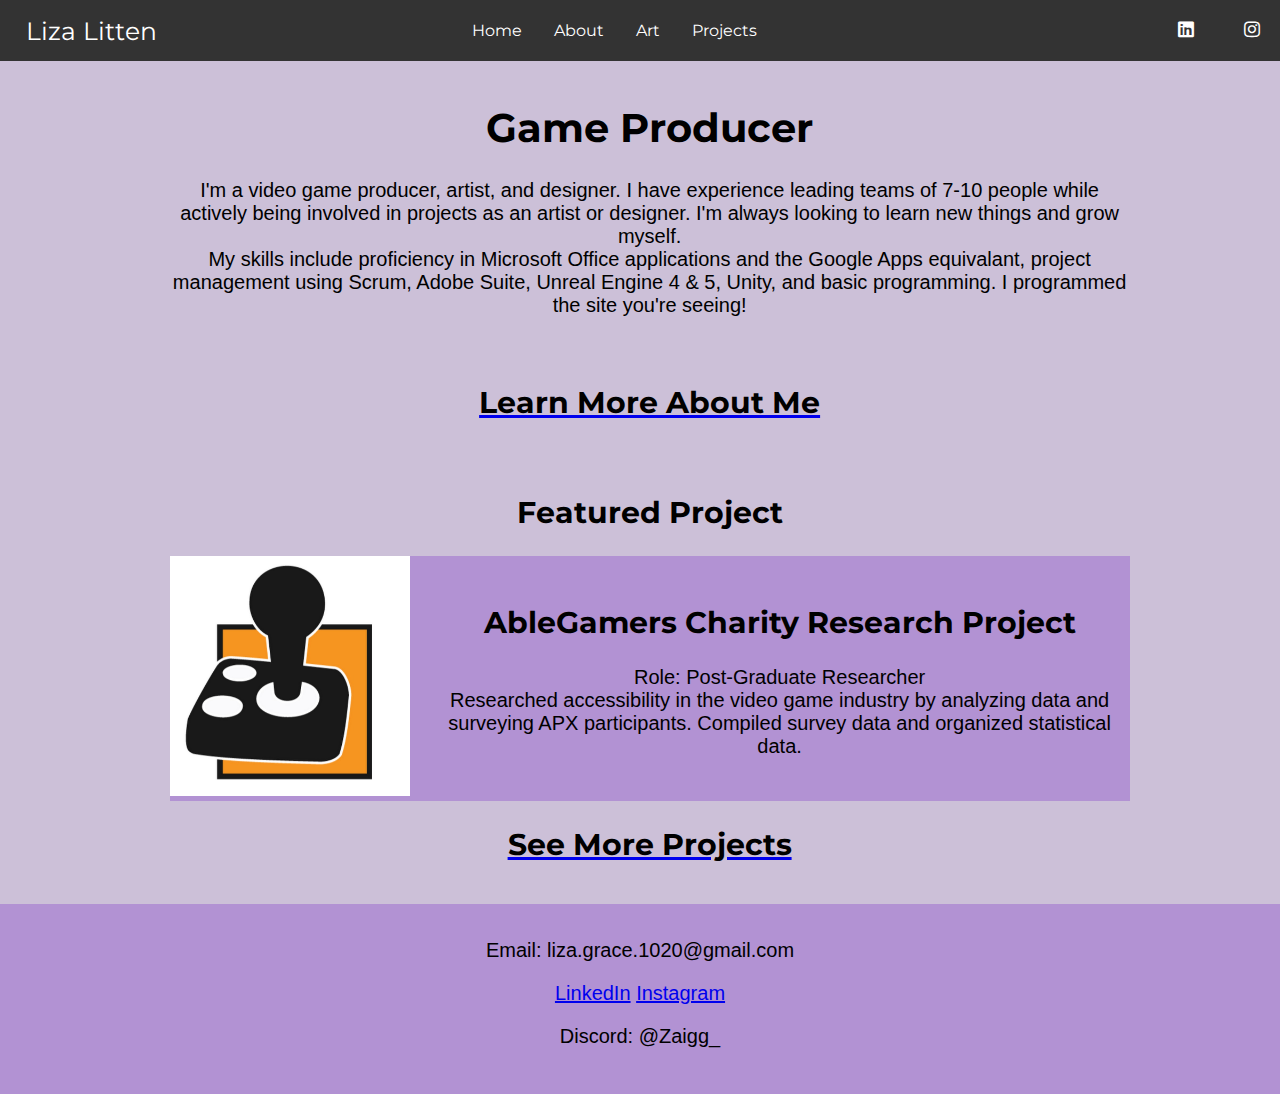
<file: index.html>
<!DOCTYPE html>
<html lang="en">
<head>
    <meta charset="UTF-8">
    <meta name="viewport" content="width=device-width, initial-scale=1.0">
    <title>Liza Litten</title>
    <link rel="stylesheet" href="style.css"> <!-- Link to your CSS file -->
    <link rel="stylesheet" href="https://cdnjs.cloudflare.com/ajax/libs/font-awesome/5.15.4/css/all.min.css"> <!-- Font Awesome for icons -->
</head>
<body>

    <div class="navbar">
        <!-- Name top left -->
        <div class="navbar-left">
            <a href="index.html" class="navbar-name">Liza Litten</a> 
        </div>
        <div class="navbar-center">
            <a href="index.html">Home</a>
            <a href="About.html">About</a>
            <div class="dropdown">
                <a href="Art2D.html" class="dropbtn">Art</a>
                <div class="dropdown-content">
                    <a href="Art2D.html">2D Illustrations</a>
                    <a href="Art3D.html">3D Modelling</a>
                    <a href="ArtOther.html">Other</a>
                </div>
            </div>
            <a href="Projects.html">Projects</a>
        </div><!-- clsoe navbar center -->

        <!-- social media links -->
        <div class="navbar-right">
            <a href="https://www.linkedin.com/in/liza-litten-56738219b/" target="_blank"><i class="fab fa-linkedin"></i></a>
            <a href="https://www.instagram.com/lzlart/" target="_blank"><i class="fab fa-instagram"></i></a>

        </div>
    </div><!-- close navbar -->

    <div class="content">
        <h1>Game Producer</h1>
        <p>I'm a video game producer, artist, and designer. I have experience leading teams of 7-10 people while actively being involved in projects as an artist or designer. I'm always looking to learn new things and grow myself. <br>My skills include proficiency in Microsoft Office applications and the Google Apps equivalant, project management using Scrum, Adobe Suite, Unreal Engine 4 & 5, Unity, and basic programming. I programmed the site you're seeing! </p>
        <br>
        <a href="About.html"> <h2>Learn More About Me</h2></a>
        <br>
        <h2>Featured Project</h2>
        <div class="feature">
            <div class="featureimg">
                <img src="img\AbleGamersLogo.jpg" alt="AbleGamers Charity Logo" width="100%" >    
            </div><!-- close featureimg -->
            <div class="featuretext">
                <h2>AbleGamers Charity Research Project</h2>

                <p>Role: Post-Graduate Researcher <br>Researched accessibility in the video game industry by analyzing data and surveying APX participants. Compiled survey data and organized statistical data.</p>
            </div><!-- close featuretext -->
        </div><!-- close feature -->
      <a href="Projects.html"> <h2>See More Projects</h2></a>
      <!-- <br>
      <h2>Game Design Document Sample</h2>
      <object
        type="application/pdf"
        data="img\LightKeeper_GDD.pdf"
        height="700px"
        width="40%"
        > -->
    </object>



    </div><!-- close content -->

    <div class="footer">
        <p>Email: liza.grace.1020@gmail.com</p>
        <a href="https://www.linkedin.com/feed/">LinkedIn</a>
        <a href="https://www.instagram.com/lzlart/">Instagram</a>
        <p>Discord: @Zaigg_</p>

    </div><!-- close footer -->
</body>
</html>
</file>
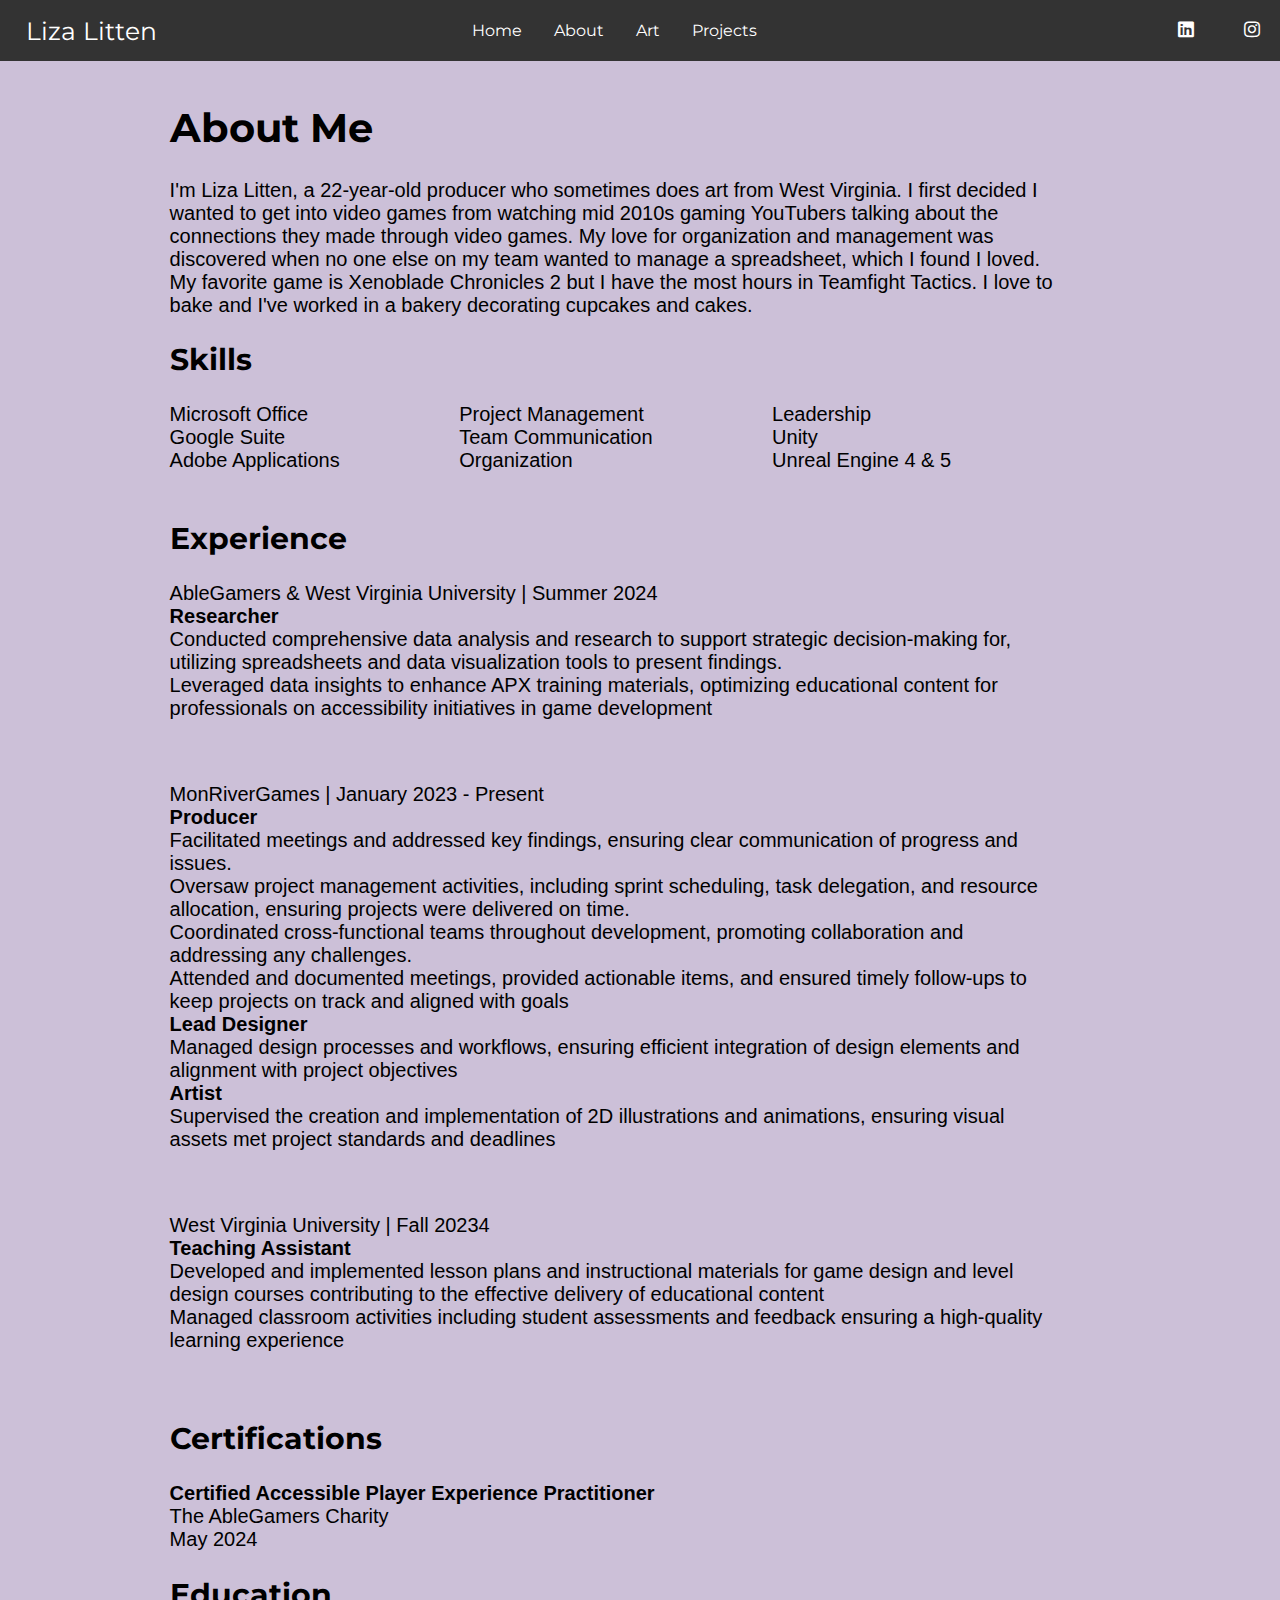
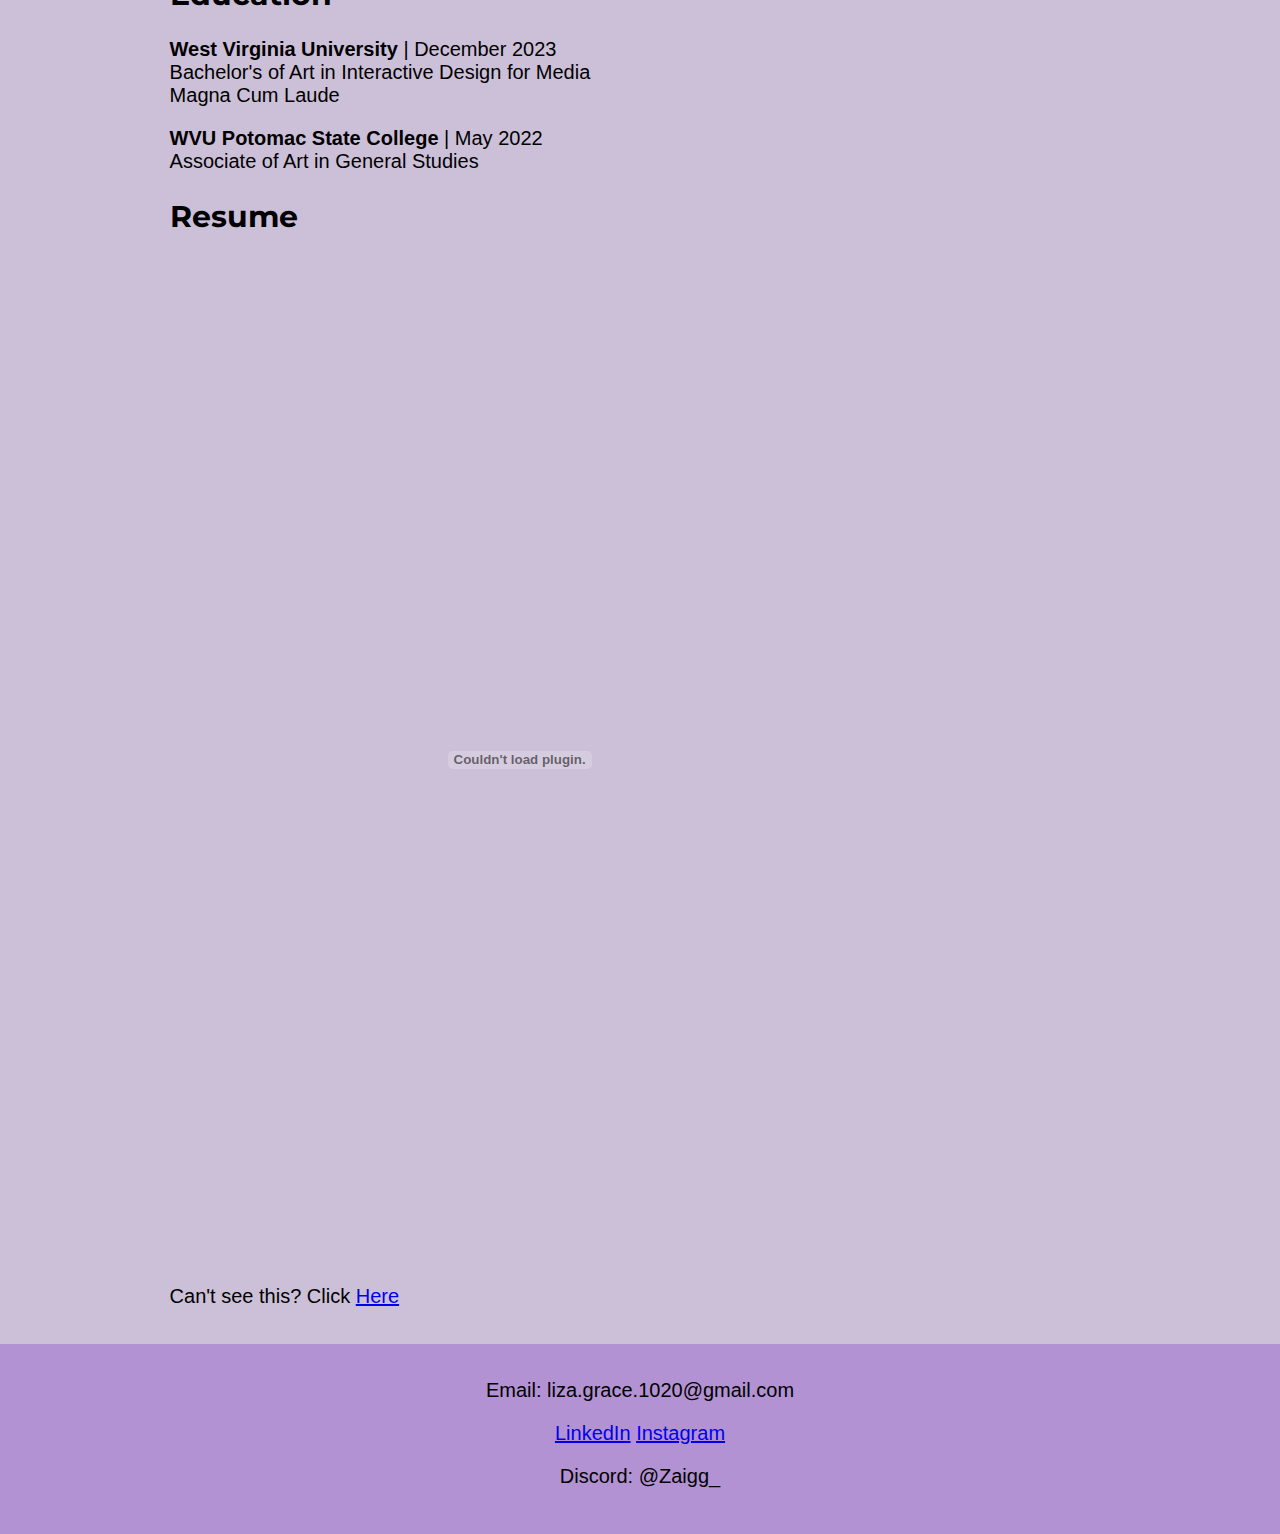
<file: About.html>
<!DOCTYPE html>
<html lang="en">
<head>
    <meta charset="UTF-8">
    <meta name="viewport" content="width=device-width, initial-scale=1.0">
    <title>Liza Litten</title>
    <link rel="stylesheet" href="About.css"> <!-- Link to your CSS file -->
    <link rel="stylesheet" href="https://cdnjs.cloudflare.com/ajax/libs/font-awesome/5.15.4/css/all.min.css"> <!-- Font Awesome for icons -->
</head>
<body>

    <div class="navbar">
        <!-- Name top left -->
        <div class="navbar-left">
            <a href="index.html" class="navbar-name">Liza Litten</a> 
        </div>
        <div class="navbar-center">
            <a href="index.html">Home</a>
            <a href="About.html">About</a>
            <div class="dropdown">
                <a href="Art2D.html" class="dropbtn">Art</a>
                <div class="dropdown-content">
                    <a href="Art2D.html">2D Illustrations</a>
                    <a href="Art3D.html">3D Modelling</a>
                    <a href="ArtOther.html">Other</a>
                </div>
            </div>
            <a href="Projects.html">Projects</a>
        </div><!-- close navbar center -->

        <!-- social media links -->
        <div class="navbar-right">
            <a href="https://www.linkedin.com/in/liza-litten-56738219b/" target="_blank"><i class="fab fa-linkedin"></i></a>
            <a href="https://www.instagram.com/lzlart/" target="_blank"><i class="fab fa-instagram"></i></a>

        </div>
    </div><!-- close navbar -->

    <div class="content">
        <h1>About Me</h1>
        <p>I'm Liza Litten, a 22-year-old producer who sometimes does art from West Virginia. I first decided I wanted to get into video games from watching mid 2010s gaming YouTubers talking about the connections they made through video games. My love for organization and management was discovered when no one else on my team wanted to manage a spreadsheet, which I found I loved.<br>My favorite game is Xenoblade Chronicles 2 but I have the most hours in Teamfight Tactics. I love to bake and I've worked in a bakery decorating cupcakes and cakes.</p>

        <h2>Skills</h2>
        <div class="grid-container">
            <div class="grid-item">
                Microsoft Office<br>Google Suite<br>Adobe Applications
            </div>
            <div class="grid-item">
                Project Management<br>Team Communication<br>Organization
            </div>
            <div class="grid-item">
                Leadership<br>Unity<br>Unreal Engine 4 & 5
            </div>






            <!-- <div class="grid-item"><b><u>Adobe Suite</u></b><br>Photoshop<br>Premiere<br>Audition<br>After Effects</div>
            
            <div class="grid-item"><b><u>Microsoft Office</u></b><br>Word<br>Powerpoint<br>Excel</div>
            
            <div class="grid-item"><b><u>Google Workspace</u></b><br>Docs<br>Slides<br>Sheets</div>
            
            <div class="grid-item"><b><u>Game Development</b></u><br>Unity<br>Unreal Engine 4 & 5<br>Godot</div>
            
            <div class="grid-item"><b><u>Art Software</u></b><br>Maya<br>Clip Studio Paint<br>Procreate for iPad<br>Krita</div>
            
            <div class="grid-item"><b><u>Visual Art</u></b><br>2D Illustration<br>2D Animation<br>3D Modeling<br> 3D Animation<br>UV Wrapping/Texturing</div>
            
            <div class="grid-item"><b><u>Programming</u></b><br>HTML Front-End<br>CSS<br>Javascript & JQuery<br>Python</div>
            
            <div class="grid-item"><b><u>Game Design</u></b><br>Level Design<br>Story Writing<br>Project Management<br>Production</div>
            
            <div class="grid-item"><b><u>Other</u></b><br>Social Media<br>Team Communication<br>Data Analysis<br>SCRUM</div> -->
          </div> 
        <br>
        <h2>Experience</h2>
        <p>AbleGamers & West Virginia University | Summer 2024<br><b>Researcher</b>  <br>Conducted comprehensive data analysis and research to support strategic decision-making for, utilizing spreadsheets and data visualization tools to present findings.<br>Leveraged data insights to enhance APX training materials, optimizing educational content for professionals on accessibility initiatives in game development
            </p>
        <br>
        <p>MonRiverGames | January 2023 - Present<br>
            <b>Producer</b><br> Facilitated meetings and addressed key findings, ensuring clear communication of progress and issues.<br>Oversaw project management activities, including sprint scheduling, task delegation, and resource allocation, ensuring projects were delivered on time.<br>Coordinated cross-functional teams throughout development, promoting collaboration and addressing any challenges.<br>Attended and documented meetings, provided actionable items, and ensured timely follow-ups to keep projects on track and aligned with goals
            <br><b>Lead Designer</b><br>
            Managed design processes and workflows, ensuring efficient integration of design elements and alignment with project objectives
            <br><b>Artist</b>
            <br>Supervised the creation and implementation of 2D illustrations and animations, ensuring visual assets met project standards and deadlines
            </p>
            <br>
            <p>West Virginia University | Fall 20234<br><b>Teaching Assistant</b>  <br>Developed and implemented lesson plans and instructional materials for game design and level design courses contributing to the effective delivery of educational content
            <br>Managed classroom activities including student assessments and feedback ensuring a high-quality learning experience
                
            </p>
        <br>
        <h2>Certifications</h2>
        <p><b>Certified Accessible Player Experience Practitioner</b><br>The AbleGamers Charity<br>May 2024</p>

        <h2>Education</h2>
        <p><b>West Virginia University</b> | December 2023<br>Bachelor's of Art in Interactive Design for Media<br>Magna Cum Laude</p>
        <p><b>WVU Potomac State College</b> | May 2022<br>Associate of Art in General Studies</p>

        <h2>Resume</h2>
        <object
        type="application/pdf"
        data="img/LizaLitten_Producer2024.pdf"
        width="700px"
        height="1000px"
        >  </object>
        <!-- <embed src="https://drive.google.com/file/d/1z1jmIfDCbJ1os5wEibjhMxYQ9ULP36GM/view?usp=sharing" width="500" height="375">         -->
        <p>Can't see this? Click <a href="https://docs.google.com/document/d/1SSzaPamjPRB6CAoUcXEbvfk75LOsNMyEInbHyud-SOA/edit?usp=sharing">Here</a></p>



    </div><!-- close content -->

    <div class="footer">
        <p>Email: liza.grace.1020@gmail.com</p>
        <a href="https://www.linkedin.com/feed/">LinkedIn</a>
        <a href="https://www.instagram.com/lzlart/">Instagram</a>
        <p>Discord: @Zaigg_</p>

    </div><!-- close footer -->
</body>
</html>
</file>
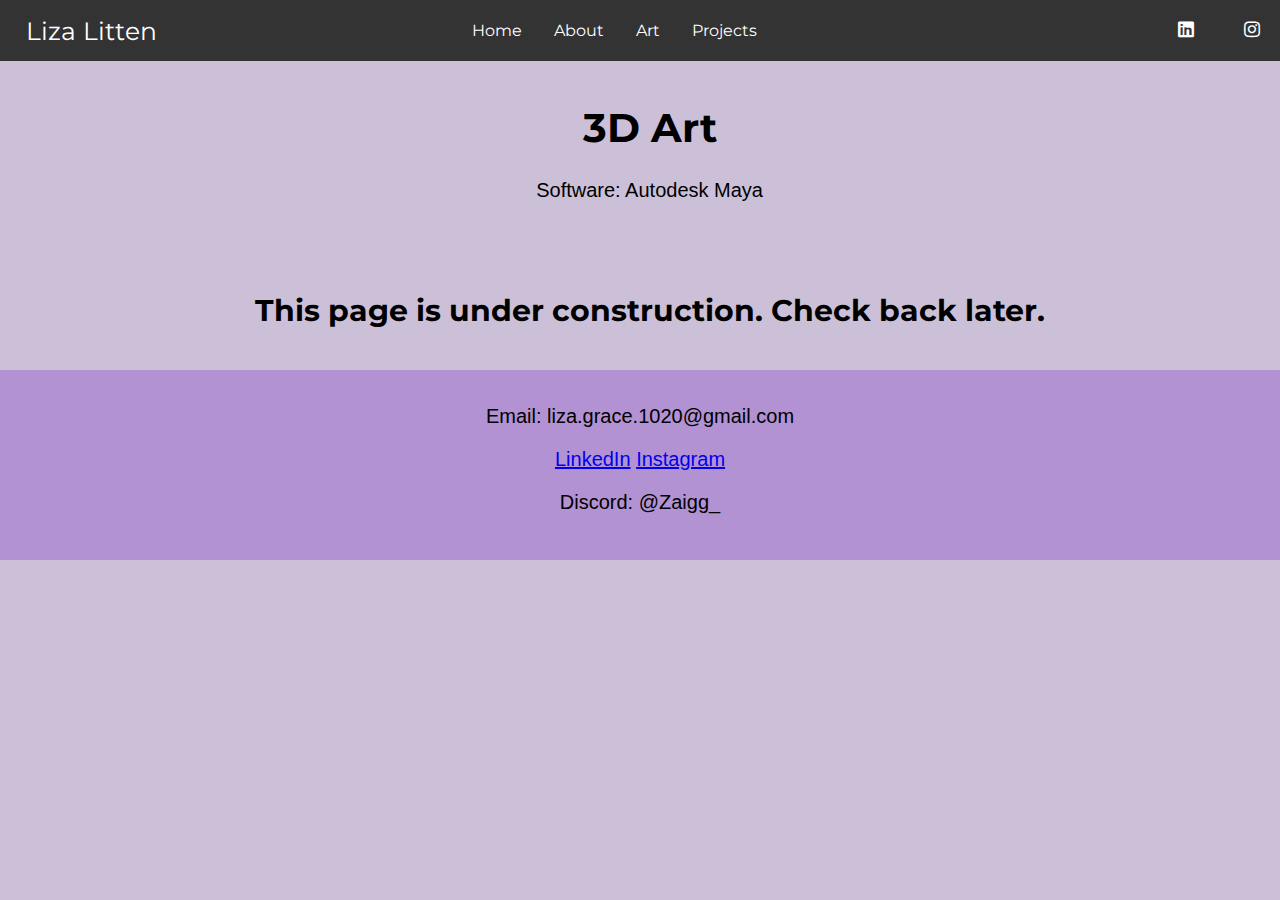
<file: Art3D.html>
<!DOCTYPE html>
<html lang="en">
<head>
    <meta charset="UTF-8">
    <meta name="viewport" content="width=device-width, initial-scale=1.0">
    <title>Liza Litten</title>
    <link rel="stylesheet" href="Art3D.css"> <!-- Link to your CSS file -->
    <link rel="stylesheet" href="https://cdnjs.cloudflare.com/ajax/libs/font-awesome/5.15.4/css/all.min.css"> <!-- Font Awesome for icons -->
</head>
<body>

    <div class="navbar">
        <!-- Name top left -->
        <div class="navbar-left">
            <a href="index.html" class="navbar-name">Liza Litten</a> 
        </div>
        <div class="navbar-center">
            <a href="index.html">Home</a>
            <a href="About.html">About</a>
            <div class="dropdown">
                <a href="Art2D.html" class="dropbtn">Art</a>
                <div class="dropdown-content">
                    <a href="Art2D.html">2D Illustrations</a>
                    <a href="Art3D.html">3D Modelling</a>
                    <a href="ArtOther.html">Other</a>
                </div>
            </div>
            <a href="Projects.html">Projects</a>
        </div><!-- clsoe navbar center -->

        <!-- social media links -->
        <div class="navbar-right">
            <a href="https://www.linkedin.com/in/liza-litten-56738219b/" target="_blank"><i class="fab fa-linkedin"></i></a>
            <a href="https://www.instagram.com/lzlart/" target="_blank"><i class="fab fa-instagram"></i></a>

        </div>
    </div><!-- close navbar -->

    <div class="content">
        <h1>3D Art</h1>
        <p>Software: Autodesk Maya</p>
        <br>
        <br>
        <h2>This page is under construction. Check back later.</h2>


    </div><!-- close content -->

    <div class="footer">
        <p>Email: liza.grace.1020@gmail.com</p>
        <a href="https://www.linkedin.com/feed/">LinkedIn</a>
        <a href="https://www.instagram.com/lzlart/">Instagram</a>
        <p>Discord: @Zaigg_</p>

    </div><!-- close footer -->
</body>
</html>
</file>
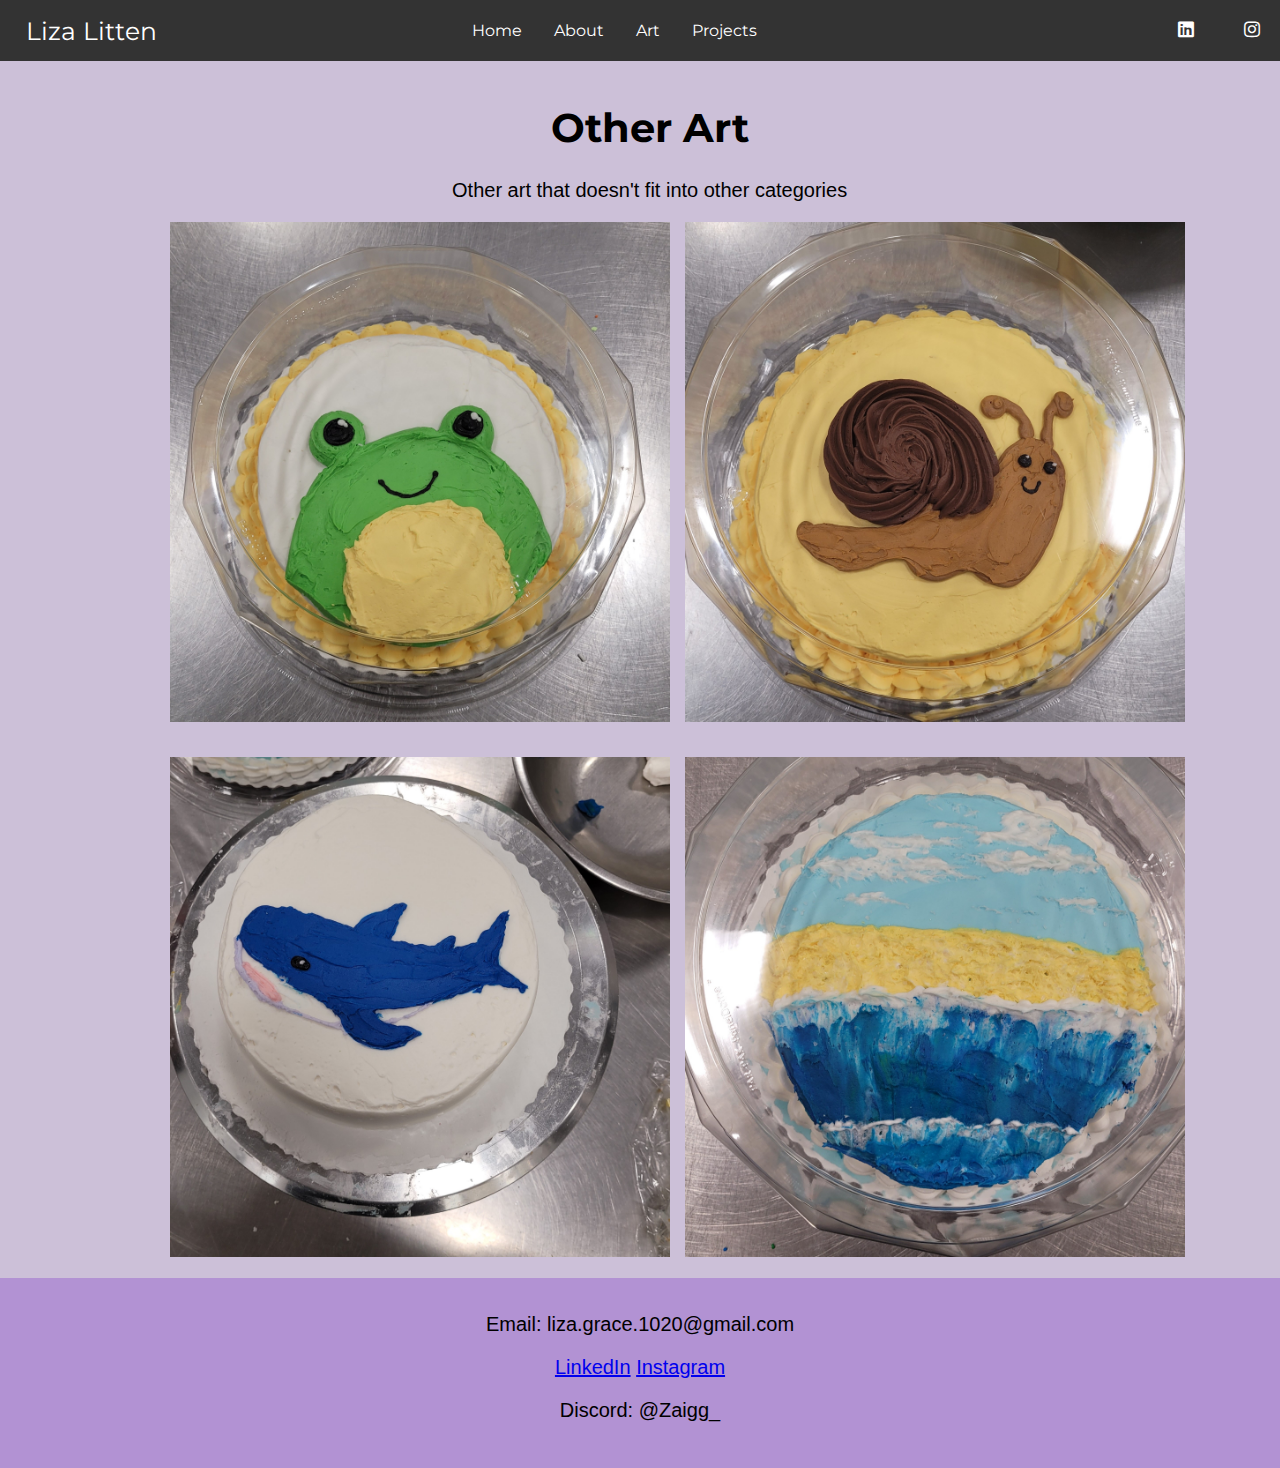
<file: ArtOther.html>
<!DOCTYPE html>
<html lang="en">
<head>
    <meta charset="UTF-8">
    <meta name="viewport" content="width=device-width, initial-scale=1.0">
    <title>Liza Litten</title>
    <link rel="stylesheet" href="ArtOther.css"> <!-- Link to your CSS file -->
    <link rel="stylesheet" href="https://cdnjs.cloudflare.com/ajax/libs/font-awesome/5.15.4/css/all.min.css"> <!-- Font Awesome for icons -->
</head>
<body>

    <div class="navbar">
        <!-- Name top left -->
        <div class="navbar-left">
            <a href="index.html" class="navbar-name">Liza Litten</a> 
        </div>
        <div class="navbar-center">
            <a href="index.html">Home</a>
            <a href="About.html">About</a>
            <div class="dropdown">
                <a href="Art2D.html" class="dropbtn">Art</a>
                <div class="dropdown-content">
                    <a href="Art2D.html">2D Illustrations</a>
                    <a href="Art3D.html">3D Modelling</a>
                    <a href="ArtOther.html">Other</a>
                </div>
            </div>
            <a href="Projects.html">Projects</a>
        </div><!-- clsoe navbar center -->

        <!-- social media links -->
        <div class="navbar-right">
            <a href="https://www.linkedin.com/in/liza-litten-56738219b/" target="_blank"><i class="fab fa-linkedin"></i></a>
            <a href="https://www.instagram.com/lzlart/" target="_blank"><i class="fab fa-instagram"></i></a>

        </div>
    </div><!-- close navbar -->

    <div class="content">
        <h1>Other Art</h1>
        <p>Other art that doesn't fit into other categories</p>
        <!-- <h2>This page is under construction. Check back later.</h2> -->


        <div class="grid-container">
            <div class="grid-item">
                <img src="img\CakeFrog.jpg" alt="Frog Cake" width="auto" height="500px"> 
            </div>
            <div class="grid-item">
                <img src="img\CakeSnail.jpg" alt="Frog Cake" width="auto" height="500px"> 
            </div>
            <div class="grid-item">
                <img src="img\CakeShark.jpg" alt="Frog Cake" width="auto" height="500px"> 
            </div>
            <div class="grid-item">
                <img src="img\CakeBeach.jpg" alt="Frog Cake" width="auto" height="500px"> 
            </div>
        </div>
        <!-- close grid container -->

    </div><!-- close content -->

    <div class="footer">
        <p>Email: liza.grace.1020@gmail.com</p>
        <a href="https://www.linkedin.com/feed/">LinkedIn</a>
        <a href="https://www.instagram.com/lzlart/">Instagram</a>
        <p>Discord: @Zaigg_</p>

    </div><!-- close footer -->
</body>
</html>
</file>
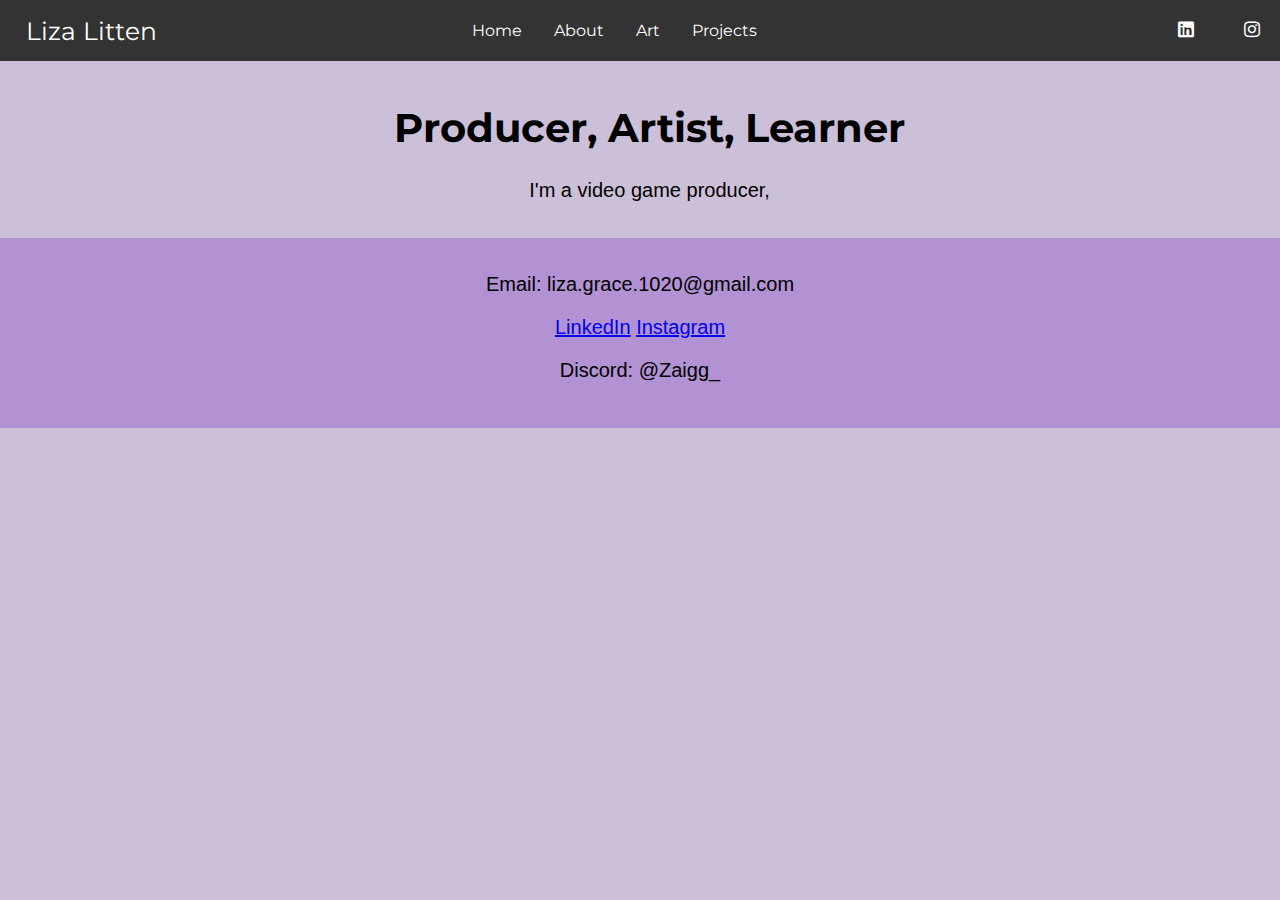
<file: PageTemplate.html>
<!DOCTYPE html>
<html lang="en">
<head>
    <meta charset="UTF-8">
    <meta name="viewport" content="width=device-width, initial-scale=1.0">
    <title>Liza Litten</title>
    <link rel="stylesheet" href="styletemplate.css"> <!-- Link to your CSS file -->
    <link rel="stylesheet" href="https://cdnjs.cloudflare.com/ajax/libs/font-awesome/5.15.4/css/all.min.css"> <!-- Font Awesome for icons -->
</head>
<body>

    <div class="navbar">
        <!-- Name top left -->
        <div class="navbar-left">
            <a href="index.html" class="navbar-name">Liza Litten</a> 
        </div>
        <div class="navbar-center">
            <a href="index.html">Home</a>
            <a href="About.html">About</a>
            <div class="dropdown">
                <a href="Art2D.html" class="dropbtn">Art</a>
                <div class="dropdown-content">
                    <a href="Art2D.html">2D Illustrations</a>
                    <a href="Art3D.html">3D Modelling</a>
                    <a href="ArtOther.html">Other</a>
                </div>
            </div>
            <a href="Projects.html">Projects</a>
        </div><!-- clsoe navbar center -->

        <!-- social media links -->
        <div class="navbar-right">
            <a href="https://www.linkedin.com/in/liza-litten-56738219b/" target="_blank"><i class="fab fa-linkedin"></i></a>
            <a href="https://www.instagram.com/lzlart/" target="_blank"><i class="fab fa-instagram"></i></a>

        </div>
    </div><!-- close navbar -->

    <div class="content">
        <h1>Producer, Artist, Learner</h1>
        <p>I'm a video game producer, 


    </div><!-- close content -->

    <div class="footer">
        <p>Email: liza.grace.1020@gmail.com</p>
        <a href="https://www.linkedin.com/feed/">LinkedIn</a>
        <a href="https://www.instagram.com/lzlart/">Instagram</a>
        <p>Discord: @Zaigg_</p>

    </div><!-- close footer -->
</body>
</html>
</file>
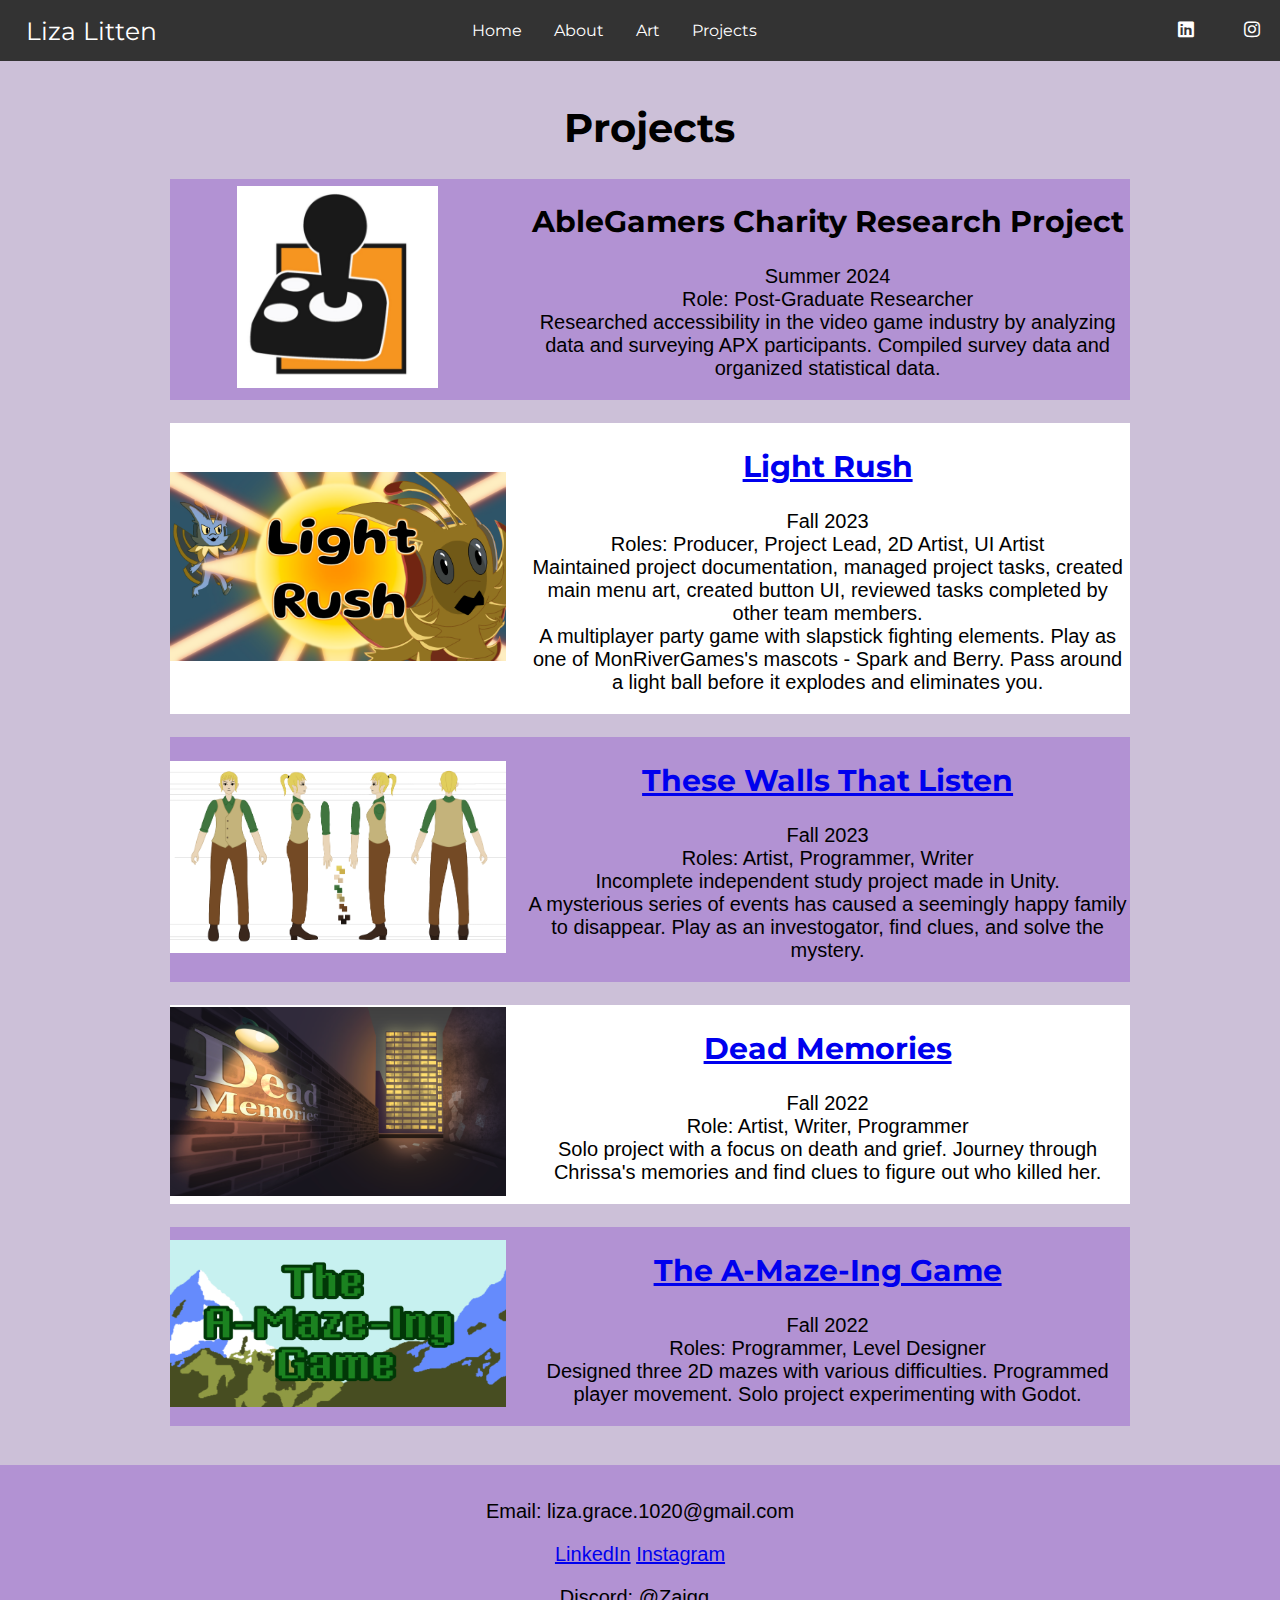
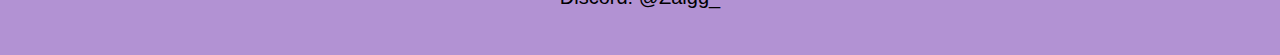
<file: Projects.html>
<!DOCTYPE html>
<html lang="en">
<head>
    <meta charset="UTF-8">
    <meta name="viewport" content="width=device-width, initial-scale=1.0">
    <title>Liza Litten</title>
    <link rel="stylesheet" href="Projects.css"> <!-- Link to your CSS file -->
    <link rel="stylesheet" href="https://cdnjs.cloudflare.com/ajax/libs/font-awesome/5.15.4/css/all.min.css"> <!-- Font Awesome for icons -->
</head>
<body>

    <div class="navbar">
        <!-- Name top left -->
        <div class="navbar-left">
            <a href="index.html" class="navbar-name">Liza Litten</a> 
        </div>
        <div class="navbar-center">
            <a href="index.html">Home</a>
            <a href="About.html">About</a>
            <div class="dropdown">
                <a href="Art2D.html" class="dropbtn">Art</a>
                <div class="dropdown-content">
                    <a href="Art2D.html">2D Illustrations</a>
                    <a href="Art3D.html">3D Modelling</a>
                    <a href="ArtOther.html">Other</a>
                </div>
            </div>
            <a href="Projects.html">Projects</a>
        </div><!-- clsoe navbar center -->

        <!-- social media links -->
        <div class="navbar-right">
            <a href="https://www.linkedin.com/in/liza-litten-56738219b/" target="_blank"><i class="fab fa-linkedin"></i></a>
            <a href="https://www.instagram.com/lzlart/" target="_blank"><i class="fab fa-instagram"></i></a>

        </div>
    </div><!-- close navbar -->

    <div class="content">
        <h1>Projects</h1>
        <p></p>
        <div class="project">
            <div class="projectimg">
                <img src="img\AbleGamersLogo.jpg" alt="AbleGamers Charity Logo" width="60%" >    
            </div><!-- close projectimg -->
            <div class="projecttext">
                <h2>AbleGamers Charity Research Project</h2>

                <p>Summer 2024<br>Role: Post-Graduate Researcher <br>Researched accessibility in the video game industry by analyzing data and surveying APX participants. Compiled survey data and organized statistical data.</p>
            </div><!-- close projecttext -->
        </div><!-- close project -->
        <br>

        <!-- light rush -->
        <div class="project2">
            <div class="projectimg">
                <img src="img\2DArt\LightRush\Copy of main_updated.png" alt="Light Rush Splash" width="100%" >    
            </div><!-- close projectimg -->
            <div class="projecttext">
                <h2><a href="LightRush.html">Light Rush</a></h2>

                <p>Fall 2023<br>Roles: Producer, Project Lead, 2D Artist, UI Artist <br>Maintained project documentation, managed project tasks, created main menu art, created button UI, reviewed tasks completed by other team members.<br>
                A multiplayer party game with slapstick fighting elements. Play as one of MonRiverGames's mascots -  Spark and Berry. Pass around a light ball before it explodes and eliminates you.</p>
            </div><!-- close projecttext -->
        </div><!-- close project -->
        <br>

        <!-- These walls that listen -->
        <div class="project">
            <div class="projectimg">
                <img src="img\2DArt\TheseWalls\Irene_Turnaround.PNG" alt="Light Rush Splash" width="100%" >    
            </div><!-- close projectimg -->
            <div class="projecttext">
                <h2><a href="TheseWalls.html">These Walls That Listen</a></h2>

                <p>Fall 2023<br>Roles: Artist, Programmer, Writer <br>Incomplete independent study project made in Unity.<br>
                A mysterious series of events has caused a seemingly happy family to disappear. Play as an investogator, find clues, and solve the mystery.</p>
            </div><!-- close projecttext -->
        </div><!-- close project -->
        <br>

        <!-- Dead Memories -->
        <div class="project2">
            <div class="projectimg">
                <img src="img\DeadMemoriesTitle.png" alt="Dead Memories Title" width="100%" >    
            </div><!-- close projectimg -->
            <div class="projecttext">
                <h2><a href="DeadMemories.html">Dead Memories</h2></a>

                <p>Fall 2022<br>Role: Artist, Writer, Programmer<br>
                    Solo project with a focus on death and grief.
                    Journey through Chrissa's memories and find clues to figure out who killed her.</p>
            </div><!-- close projecttext -->
        </div><!-- close project -->
        <br>
        <!-- AMazeing -->
        <div class="project">
            <div class="projectimg">
                <img src="img\AMazeIngTitle.png" alt="Light Rush Splash" width="100%" >    
            </div><!-- close projectimg -->
            <div class="projecttext">
                <h2><a href="Amazeing.html">The A-Maze-Ing Game</a></h2>

                <p>Fall 2022<br>Roles: Programmer, Level Designer<br>Designed three 2D mazes with various difficulties. Programmed player movement. Solo project experimenting with Godot.</p>
            </div><!-- close projecttext -->
        </div><!-- close project -->
        <br>











    </div><!-- close content -->

    <div class="footer">
        <p>Email: liza.grace.1020@gmail.com</p>
        <a href="https://www.linkedin.com/feed/">LinkedIn</a>
        <a href="https://www.instagram.com/lzlart/">Instagram</a>
        <p>Discord: @Zaigg_</p>

    </div><!-- close footer -->
</body>
</html>
</file>
<file: style.css>
@import url('https://fonts.googleapis.com/css2?family=Montserrat:ital,wght@0,100..900;1,100..900&display=swap');
.montserrat-regular {
    font-family: "Montserrat", sans-serif;
    font-optical-sizing: auto;
    font-weight: 500;
    font-style: normal;
  }
/* Basic CSS for the navigation bar */
body {
    margin: 0;
    background-color: #ccc0d8;
    font-family: Arial, Helvetica, sans-serif;

}

.navbar {
    overflow: visible; /* Ensure the navbar does not cut off the dropdown */
    background-color: #333;
    position: fixed;
    top: 0;
    width: 100%;
    display: flex;
    justify-content: space-between;
    align-items: center;
    padding: 0 10px;
    z-index: 1000; /* Ensuring the navbar is above other content */
}

.navbar-left {
    display: flex;
    align-items: center;
}

/* Name in top left */
.navbar-left .navbar-name {
    color: #ffffff;
    padding: 14px 16px;
    text-decoration: none;
    font-family: "Montserrat", sans-serif;    
    font-size: 25px;
}

.navbar-center {
    /* display: flex; */
    align-items: center;
    margin-left: -8%;
    font-family: "Montserrat", sans-serif;  

}

.navbar-center a,
.dropbtn {
    color: #ffffff;
    text-align: left;
    padding: 14px 14px;
    text-decoration: none;
    background-color: inherit;
    border: none;
    cursor: pointer;
    font: inherit;
    outline: none;
}

.navbar-center a:hover,
.dropbtn:hover {
    background-color: #b292d3;
    color: black;
}

.navbar-right {
    display: flex;
    align-items: center;
}

.navbar-right a {
    color: #ffffff;
    text-align: center;
    padding: 20px;
    margin-right: 10px;
    text-decoration: none;
    font-size: 18px;
}

.navbar-right a:hover {
    background-color: #b292d3;
    color: black;
}

/* Dropdown menu styles */
.dropdown {
    position: relative;
    display: inline-block;
}

.dropdown-content {
    display: none;
    position: absolute;
    top: calc(100% + 15px); /* Ensure the dropdown appears below the navbar */
    left: 0;
    background-color: #f9f9f9;
    min-width: 160px;
    box-shadow: 0px 8px 16px 0px rgba(0,0,0,0.2);
    z-index: 1001; /* Ensuring the dropdown is above other content */
}

.dropdown-content a {
    color: black;
    padding: 12px 16px;
    text-decoration: none;
    display: block;
    text-align: left;
}

.dropdown-content a:hover {
    background-color: #b292d3;
}

.dropdown:hover .dropdown-content {
    display: block;
}

.content {
    padding: 16px;
    margin-top: 60px; /* Add a top margin to avoid content overlay */
    z-index: 1; /* Ensuring the content is below the navbar */
    font-size: 20px;
    width: 75%;
    margin-left: 12%;
    text-align: center;    
    /* background-color: #b292d3; */
}

h1 {
    font-family: "Montserrat", sans-serif;    


}

h2 {
    font-family: "Montserrat", sans-serif;    
    color: #000000;
    font-size: 30px;
    /* text-decoration: none; */
}

.feature {
    background-color: #b292d3;
    display: flex;
    align-items: center;
    justify-content: center;
}

.featureimg{
    /* align-content: right; */
    max-width: 25%;
}

.featuretext{
    padding-left: 20px;
}

.footer{
    font-family: "Monsterrat", sans-serif;
    background-color: #b292d3;
    padding-top: 15px;    
    text-align: center;
    height: 175px;
    font-size: 20px;
}
</file>
<file: About.css>
@import url('https://fonts.googleapis.com/css2?family=Montserrat:ital,wght@0,100..900;1,100..900&display=swap');
.montserrat-regular {
    font-family: "Montserrat", sans-serif;
    font-optical-sizing: auto;
    font-weight: 500;
    font-style: normal;
  }
/* Basic CSS for the navigation bar */
body {
    margin: 0;
    background-color: #ccc0d8;
    font-family: Arial, Helvetica, sans-serif;

}

.navbar {
    overflow: visible; /* Ensure the navbar does not cut off the dropdown */
    background-color: #333;
    position: fixed;
    top: 0;
    width: 100%;
    display: flex;
    justify-content: space-between;
    align-items: center;
    padding: 0 10px;
    z-index: 1000; /* Ensuring the navbar is above other content */
}

.navbar-left {
    display: flex;
    align-items: center;
}

/* Name in top left */
.navbar-left .navbar-name {
    color: #ffffff;
    padding: 14px 16px;
    text-decoration: none;
    font-family: "Montserrat", sans-serif;    
    font-size: 25px;
}

.navbar-center {
    /* display: flex; */
    align-items: center;
    margin-left: -8%;
    font-family: "Montserrat", sans-serif;  

}

.navbar-center a,
.dropbtn {
    color: #ffffff;
    text-align: left;
    padding: 14px 14px;
    text-decoration: none;
    background-color: inherit;
    border: none;
    cursor: pointer;
    font: inherit;
    outline: none;
}

.navbar-center a:hover,
.dropbtn:hover {
    background-color: #b292d3;
    color: black;
}

.navbar-right {
    display: flex;
    align-items: center;
}

.navbar-right a {
    color: #ffffff;
    text-align: center;
    padding: 20px;
    margin-right: 10px;
    text-decoration: none;
    font-size: 18px;
}

.navbar-right a:hover {
    background-color: #b292d3;
    color: black;
}

/* Dropdown menu styles */
.dropdown {
    position: relative;
    display: inline-block;
}

.dropdown-content {
    display: none;
    position: absolute;
    top: calc(100% + 15px); /* Ensure the dropdown appears below the navbar */
    left: 0;
    background-color: #f9f9f9;
    min-width: 160px;
    box-shadow: 0px 8px 16px 0px rgba(0,0,0,0.2);
    z-index: 1001; /* Ensuring the dropdown is above other content */
}

.dropdown-content a {
    color: black;
    padding: 12px 16px;
    text-decoration: none;
    display: block;
    text-align: left;
}

.dropdown-content a:hover {
    background-color: #b292d3;
}

.dropdown:hover .dropdown-content {
    display: block;
}

.content {
    padding: 16px;
    margin-top: 60px; /* Add a top margin to avoid content overlay */
    z-index: 1; /* Ensuring the content is below the navbar */
    font-size: 20px;
    width: 70%;
    margin-left: 12%;
    /* text-align: center;     */
    /* background-color: #b292d3; */
}

h1 {
    font-family: "Montserrat", sans-serif;    


}

h2 {
    font-family: "Montserrat", sans-serif;    
    color: #000000;
    font-size: 30px;
    /* text-decoration: none; */
}

.grid-container{
    display: grid;
    column-gap: 5px;
    row-gap: 30px;
    grid-template-columns: auto auto auto;

}

.footer{
    font-family: "Monsterrat", sans-serif;
    background-color: #b292d3;
    padding-top: 15px;    
    text-align: center;
    height: 175px;
    font-size: 20px;
}
</file>
<file: Art3D.css>
@import url('https://fonts.googleapis.com/css2?family=Montserrat:ital,wght@0,100..900;1,100..900&display=swap');
.montserrat-regular {
    font-family: "Montserrat", sans-serif;
    font-optical-sizing: auto;
    font-weight: 500;
    font-style: normal;
  }
/* Basic CSS for the navigation bar */
body {
    margin: 0;
    background-color: #ccc0d8;
    font-family: Arial, Helvetica, sans-serif;

}

.navbar {
    overflow: visible; /* Ensure the navbar does not cut off the dropdown */
    background-color: #333;
    position: fixed;
    top: 0;
    width: 100%;
    display: flex;
    justify-content: space-between;
    align-items: center;
    padding: 0 10px;
    z-index: 1000; /* Ensuring the navbar is above other content */
}

.navbar-left {
    display: flex;
    align-items: center;
}

/* Name in top left */
.navbar-left .navbar-name {
    color: #ffffff;
    padding: 14px 16px;
    text-decoration: none;
    font-family: "Montserrat", sans-serif;    
    font-size: 25px;
}

.navbar-center {
    /* display: flex; */
    align-items: center;
    margin-left: -8%;
    font-family: "Montserrat", sans-serif;  

}

.navbar-center a,
.dropbtn {
    color: #ffffff;
    text-align: left;
    padding: 14px 14px;
    text-decoration: none;
    background-color: inherit;
    border: none;
    cursor: pointer;
    font: inherit;
    outline: none;
}

.navbar-center a:hover,
.dropbtn:hover {
    background-color: #b292d3;
    color: black;
}

.navbar-right {
    display: flex;
    align-items: center;
}

.navbar-right a {
    color: #ffffff;
    text-align: center;
    padding: 20px;
    margin-right: 10px;
    text-decoration: none;
    font-size: 18px;
}

.navbar-right a:hover {
    background-color: #b292d3;
    color: black;
}

/* Dropdown menu styles */
.dropdown {
    position: relative;
    display: inline-block;
}

.dropdown-content {
    display: none;
    position: absolute;
    top: calc(100% + 15px); /* Ensure the dropdown appears below the navbar */
    left: 0;
    background-color: #f9f9f9;
    min-width: 160px;
    box-shadow: 0px 8px 16px 0px rgba(0,0,0,0.2);
    z-index: 1001; /* Ensuring the dropdown is above other content */
}

.dropdown-content a {
    color: black;
    padding: 12px 16px;
    text-decoration: none;
    display: block;
    text-align: left;
}

.dropdown-content a:hover {
    background-color: #b292d3;
}

.dropdown:hover .dropdown-content {
    display: block;
}

.content {
    padding: 16px;
    margin-top: 60px; /* Add a top margin to avoid content overlay */
    z-index: 1; /* Ensuring the content is below the navbar */
    font-size: 20px;
    width: 75%;
    margin-left: 12%;
    text-align: center;    
    /* background-color: #b292d3; */
}

h1 {
    font-family: "Montserrat", sans-serif;    


}

h2 {
    font-family: "Montserrat", sans-serif;    
    color: #000000;
    font-size: 30px;
    /* text-decoration: none; */
}



.footer{
    font-family: "Monsterrat", sans-serif;
    background-color: #b292d3;
    padding-top: 15px;    
    text-align: center;
    height: 175px;
    font-size: 20px;
}
</file>
<file: ArtOther.css>
@import url('https://fonts.googleapis.com/css2?family=Montserrat:ital,wght@0,100..900;1,100..900&display=swap');
.montserrat-regular {
    font-family: "Montserrat", sans-serif;
    font-optical-sizing: auto;
    font-weight: 500;
    font-style: normal;
  }
/* Basic CSS for the navigation bar */
body {
    margin: 0;
    background-color: #ccc0d8;
    font-family: Arial, Helvetica, sans-serif;

}

.navbar {
    overflow: visible; /* Ensure the navbar does not cut off the dropdown */
    background-color: #333;
    position: fixed;
    top: 0;
    width: 100%;
    display: flex;
    justify-content: space-between;
    align-items: center;
    padding: 0 10px;
    z-index: 1000; /* Ensuring the navbar is above other content */
}

.navbar-left {
    display: flex;
    align-items: center;
}

/* Name in top left */
.navbar-left .navbar-name {
    color: #ffffff;
    padding: 14px 16px;
    text-decoration: none;
    font-family: "Montserrat", sans-serif;    
    font-size: 25px;
}

.navbar-center {
    /* display: flex; */
    align-items: center;
    margin-left: -8%;
    font-family: "Montserrat", sans-serif;  

}

.navbar-center a,
.dropbtn {
    color: #ffffff;
    text-align: left;
    padding: 14px 14px;
    text-decoration: none;
    background-color: inherit;
    border: none;
    cursor: pointer;
    font: inherit;
    outline: none;
}

.navbar-center a:hover,
.dropbtn:hover {
    background-color: #b292d3;
    color: black;
}

.navbar-right {
    display: flex;
    align-items: center;
}

.navbar-right a {
    color: #ffffff;
    text-align: center;
    padding: 20px;
    margin-right: 10px;
    text-decoration: none;
    font-size: 18px;
}

.navbar-right a:hover {
    background-color: #b292d3;
    color: black;
}

/* Dropdown menu styles */
.dropdown {
    position: relative;
    display: inline-block;
}

.dropdown-content {
    display: none;
    position: absolute;
    top: calc(100% + 15px); /* Ensure the dropdown appears below the navbar */
    left: 0;
    background-color: #f9f9f9;
    min-width: 160px;
    box-shadow: 0px 8px 16px 0px rgba(0,0,0,0.2);
    z-index: 1001; /* Ensuring the dropdown is above other content */
}

.dropdown-content a {
    color: black;
    padding: 12px 16px;
    text-decoration: none;
    display: block;
    text-align: left;
}

.dropdown-content a:hover {
    background-color: #b292d3;
}

.dropdown:hover .dropdown-content {
    display: block;
}

.content {
    padding: 16px;
    margin-top: 60px; /* Add a top margin to avoid content overlay */
    z-index: 1; /* Ensuring the content is below the navbar */
    font-size: 20px;
    width: 75%;
    margin-left: 12%;
    text-align: center;    
    /* background-color: #b292d3; */
}

h1 {
    font-family: "Montserrat", sans-serif;    


}

h2 {
    font-family: "Montserrat", sans-serif;    
    color: #000000;
    font-size: 30px;
    /* text-decoration: none; */
}

.grid-container{
    display: grid;
    column-gap: 15px;
    row-gap: 30px;
    grid-template-columns: auto auto ;

}

.footer{
    font-family: "Monsterrat", sans-serif;
    background-color: #b292d3;
    padding-top: 15px;    
    text-align: center;
    height: 175px;
    font-size: 20px;
}
</file>
<file: styletemplate.css>
@import url('https://fonts.googleapis.com/css2?family=Montserrat:ital,wght@0,100..900;1,100..900&display=swap');
.montserrat-regular {
    font-family: "Montserrat", sans-serif;
    font-optical-sizing: auto;
    font-weight: 500;
    font-style: normal;
  }
/* Basic CSS for the navigation bar */
body {
    margin: 0;
    background-color: #ccc0d8;
    font-family: Arial, Helvetica, sans-serif;

}

.navbar {
    overflow: visible; /* Ensure the navbar does not cut off the dropdown */
    background-color: #333;
    position: fixed;
    top: 0;
    width: 100%;
    display: flex;
    justify-content: space-between;
    align-items: center;
    padding: 0 10px;
    z-index: 1000; /* Ensuring the navbar is above other content */
}

.navbar-left {
    display: flex;
    align-items: center;
}

/* Name in top left */
.navbar-left .navbar-name {
    color: #ffffff;
    padding: 14px 16px;
    text-decoration: none;
    font-family: "Montserrat", sans-serif;    
    font-size: 25px;
}

.navbar-center {
    /* display: flex; */
    align-items: center;
    margin-left: -8%;
    font-family: "Montserrat", sans-serif;  

}

.navbar-center a,
.dropbtn {
    color: #ffffff;
    text-align: left;
    padding: 14px 14px;
    text-decoration: none;
    background-color: inherit;
    border: none;
    cursor: pointer;
    font: inherit;
    outline: none;
}

.navbar-center a:hover,
.dropbtn:hover {
    background-color: #b292d3;
    color: black;
}

.navbar-right {
    display: flex;
    align-items: center;
}

.navbar-right a {
    color: #ffffff;
    text-align: center;
    padding: 20px;
    margin-right: 10px;
    text-decoration: none;
    font-size: 18px;
}

.navbar-right a:hover {
    background-color: #b292d3;
    color: black;
}

/* Dropdown menu styles */
.dropdown {
    position: relative;
    display: inline-block;
}

.dropdown-content {
    display: none;
    position: absolute;
    top: calc(100% + 15px); /* Ensure the dropdown appears below the navbar */
    left: 0;
    background-color: #f9f9f9;
    min-width: 160px;
    box-shadow: 0px 8px 16px 0px rgba(0,0,0,0.2);
    z-index: 1001; /* Ensuring the dropdown is above other content */
}

.dropdown-content a {
    color: black;
    padding: 12px 16px;
    text-decoration: none;
    display: block;
    text-align: left;
}

.dropdown-content a:hover {
    background-color: #b292d3;
}

.dropdown:hover .dropdown-content {
    display: block;
}

.content {
    padding: 16px;
    margin-top: 60px; /* Add a top margin to avoid content overlay */
    z-index: 1; /* Ensuring the content is below the navbar */
    font-size: 20px;
    width: 75%;
    margin-left: 12%;
    text-align: center;    
    /* background-color: #b292d3; */
}

h1 {
    font-family: "Montserrat", sans-serif;    


}

h2 {
    font-family: "Montserrat", sans-serif;    
    color: #000000;
    font-size: 30px;
    /* text-decoration: none; */
}



.footer{
    font-family: "Monsterrat", sans-serif;
    background-color: #b292d3;
    padding-top: 15px;    
    text-align: center;
    height: 175px;
    font-size: 20px;
}
</file>
<file: Projects.css>
@import url('https://fonts.googleapis.com/css2?family=Montserrat:ital,wght@0,100..900;1,100..900&display=swap');
.montserrat-regular {
    font-family: "Montserrat", sans-serif;
    font-optical-sizing: auto;
    font-weight: 500;
    font-style: normal;
  }
/* Basic CSS for the navigation bar */
body {
    margin: 0;
    background-color: #ccc0d8;
    font-family: Arial, Helvetica, sans-serif;

}

.navbar {
    overflow: visible; /* Ensure the navbar does not cut off the dropdown */
    background-color: #333;
    position: fixed;
    top: 0;
    width: 100%;
    display: flex;
    justify-content: space-between;
    align-items: center;
    padding: 0 10px;
    z-index: 1000; /* Ensuring the navbar is above other content */
}

.navbar-left {
    display: flex;
    align-items: center;
}

/* Name in top left */
.navbar-left .navbar-name {
    color: #ffffff;
    padding: 14px 16px;
    text-decoration: none;
    font-family: "Montserrat", sans-serif;    
    font-size: 25px;
}

.navbar-center {
    /* display: flex; */
    align-items: center;
    margin-left: -8%;
    font-family: "Montserrat", sans-serif;  

}

.navbar-center a,
.dropbtn {
    color: #ffffff;
    text-align: left;
    padding: 14px 14px;
    text-decoration: none;
    background-color: inherit;
    border: none;
    cursor: pointer;
    font: inherit;
    outline: none;
}

.navbar-center a:hover,
.dropbtn:hover {
    background-color: #b292d3;
    color: black;
}

.navbar-right {
    display: flex;
    align-items: center;
}

.navbar-right a {
    color: #ffffff;
    text-align: center;
    padding: 20px;
    margin-right: 10px;
    text-decoration: none;
    font-size: 18px;
}

.navbar-right a:hover {
    background-color: #b292d3;
    color: black;
}

/* Dropdown menu styles */
.dropdown {
    position: relative;
    display: inline-block;
}

.dropdown-content {
    display: none;
    position: absolute;
    top: calc(100% + 15px); /* Ensure the dropdown appears below the navbar */
    left: 0;
    background-color: #f9f9f9;
    min-width: 160px;
    box-shadow: 0px 8px 16px 0px rgba(0,0,0,0.2);
    z-index: 1001; /* Ensuring the dropdown is above other content */
}

.dropdown-content a {
    color: black;
    padding: 12px 16px;
    text-decoration: none;
    display: block;
    text-align: left;
}

.dropdown-content a:hover {
    background-color: #b292d3;
}

.dropdown:hover .dropdown-content {
    display: block;
}

.content {
    padding: 16px;
    margin-top: 60px; /* Add a top margin to avoid content overlay */
    z-index: 1; /* Ensuring the content is below the navbar */
    font-size: 20px;
    width: 75%;
    margin-left: 12%;
    text-align: center;    
    /* background-color: #b292d3; */
}

h1 {
    font-family: "Montserrat", sans-serif;    


}

h2 {
    font-family: "Montserrat", sans-serif;    
    color: #000000;
    font-size: 30px;
    /* text-decoration: none; */
}

.project {
    background-color: #b292d3;
    display: flex;
    align-items: center;
    justify-content: center;
}

.project2 {
    background-color: #ffffff;
    display: flex;
    align-items: center;
    justify-content: center;
}

.projectimg{
    align-self: left;
    max-width: 35%;
    max-height: 5%;
}

.projecttext{
    padding-left: 20px;
}


.footer{
    font-family: "Monsterrat", sans-serif;
    background-color: #b292d3;
    padding-top: 15px;    
    text-align: center;
    height: 175px;
    font-size: 20px;
}
</file>
